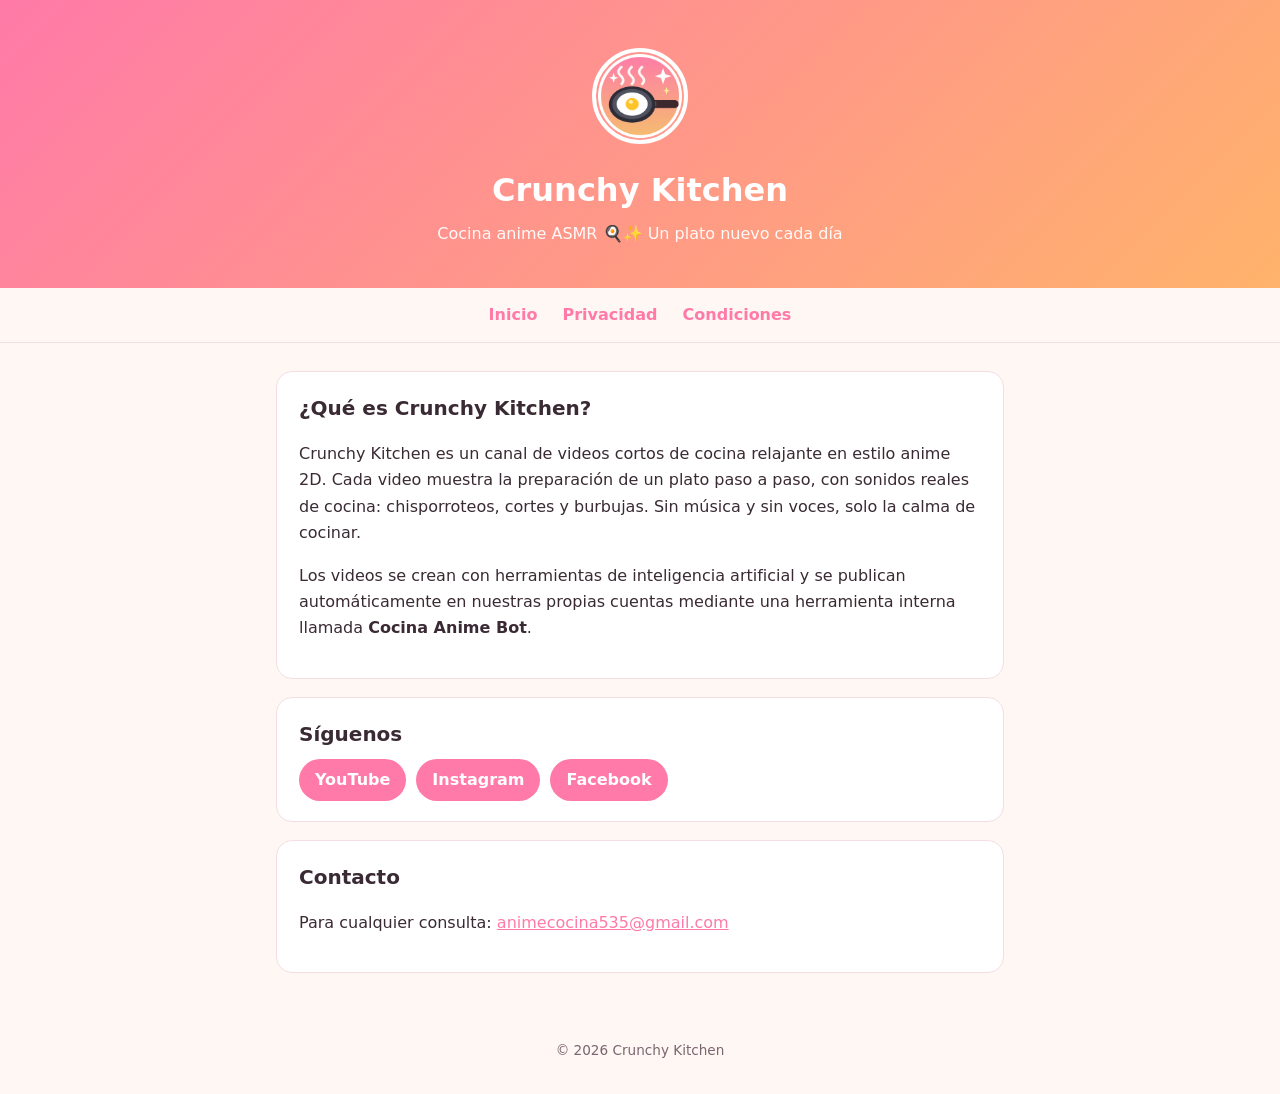
<file: index.html>
<!doctype html>
<html lang="es">
<head>
  <meta charset="utf-8">
  <meta name="viewport" content="width=device-width, initial-scale=1">
  <title>Crunchy Kitchen</title>
  <meta name="description" content="Crunchy Kitchen: videos ASMR de cocina en estilo anime.">
  <link rel="icon" href="icono.png">
  <link rel="stylesheet" href="estilo.css">
</head>
<body>
  <header>
    <img src="icono.png" alt="Logo de Crunchy Kitchen">
    <h1>Crunchy Kitchen</h1>
    <p>Cocina anime ASMR 🍳✨ Un plato nuevo cada día</p>
  </header>
  <nav>
    <a href="index.html">Inicio</a>
    <a href="privacidad.html">Privacidad</a>
    <a href="condiciones.html">Condiciones</a>
  </nav>
  <main>
    <section class="tarjeta">
      <h2>¿Qué es Crunchy Kitchen?</h2>
      <p>Crunchy Kitchen es un canal de videos cortos de cocina relajante en estilo anime 2D.
        Cada video muestra la preparación de un plato paso a paso, con sonidos reales de cocina:
        chisporroteos, cortes y burbujas. Sin música y sin voces, solo la calma de cocinar.</p>
      <p>Los videos se crean con herramientas de inteligencia artificial y se publican
        automáticamente en nuestras propias cuentas mediante una herramienta interna llamada
        <strong>Cocina Anime Bot</strong>.</p>
    </section>
    <section class="tarjeta">
      <h2>Síguenos</h2>
      <div class="redes">
        <a href="https://www.youtube.com/" rel="noopener">YouTube</a>
        <a href="https://www.instagram.com/crun.chykitchen/" rel="noopener">Instagram</a>
        <a href="https://www.facebook.com/" rel="noopener">Facebook</a>
      </div>
    </section>
    <section class="tarjeta">
      <h2>Contacto</h2>
      <p>Para cualquier consulta: <a href="mailto:animecocina535@gmail.com">animecocina535@gmail.com</a></p>
    </section>
  </main>
  <footer>© 2026 Crunchy Kitchen</footer>
</body>
</html>
</file>
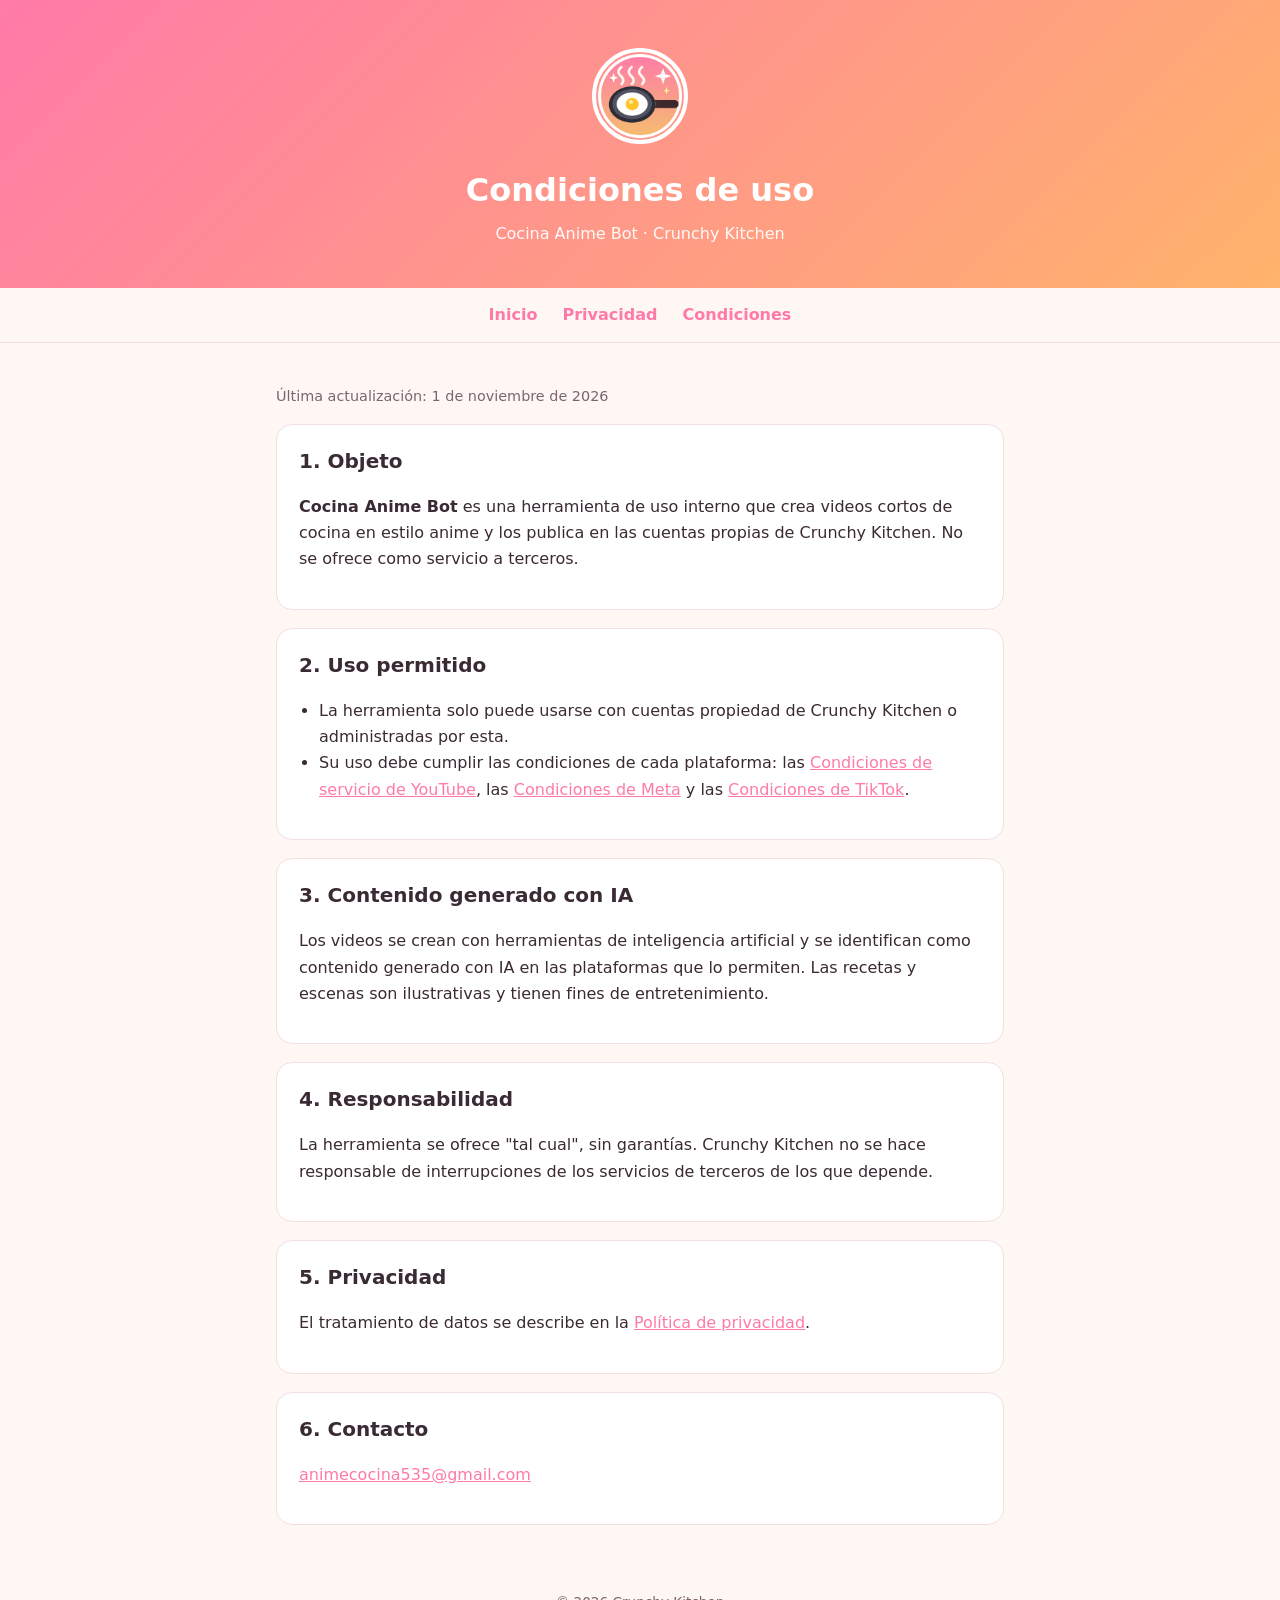
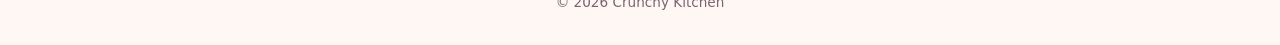
<file: condiciones.html>
<!doctype html>
<html lang="es">
<head>
  <meta charset="utf-8">
  <meta name="viewport" content="width=device-width, initial-scale=1">
  <title>Condiciones de uso</title>
  <link rel="icon" href="icono.png">
  <link rel="stylesheet" href="estilo.css">
</head>
<body>
  <header>
    <img src="icono.png" alt="Logo de Crunchy Kitchen">
    <h1>Condiciones de uso</h1>
    <p>Cocina Anime Bot · Crunchy Kitchen</p>
  </header>
  <nav>
    <a href="index.html">Inicio</a>
    <a href="privacidad.html">Privacidad</a>
    <a href="condiciones.html">Condiciones</a>
  </nav>
  <main>
    <p class="fecha">Última actualización: 1 de noviembre de 2026</p>

    <section class="tarjeta">
      <h2>1. Objeto</h2>
      <p><strong>Cocina Anime Bot</strong> es una herramienta de uso interno que crea videos
        cortos de cocina en estilo anime y los publica en las cuentas propias de Crunchy Kitchen.
        No se ofrece como servicio a terceros.</p>
    </section>

    <section class="tarjeta">
      <h2>2. Uso permitido</h2>
      <ul>
        <li>La herramienta solo puede usarse con cuentas propiedad de Crunchy Kitchen o
          administradas por esta.</li>
        <li>Su uso debe cumplir las condiciones de cada plataforma: las
          <a href="https://www.youtube.com/t/terms" rel="noopener">Condiciones de servicio de YouTube</a>,
          las <a href="https://www.facebook.com/terms" rel="noopener">Condiciones de Meta</a> y las
          <a href="https://www.tiktok.com/legal/terms-of-service" rel="noopener">Condiciones de TikTok</a>.</li>
      </ul>
    </section>

    <section class="tarjeta">
      <h2>3. Contenido generado con IA</h2>
      <p>Los videos se crean con herramientas de inteligencia artificial y se identifican como
        contenido generado con IA en las plataformas que lo permiten. Las recetas y escenas son
        ilustrativas y tienen fines de entretenimiento.</p>
    </section>

    <section class="tarjeta">
      <h2>4. Responsabilidad</h2>
      <p>La herramienta se ofrece "tal cual", sin garantías. Crunchy Kitchen no se hace
        responsable de interrupciones de los servicios de terceros de los que depende.</p>
    </section>

    <section class="tarjeta">
      <h2>5. Privacidad</h2>
      <p>El tratamiento de datos se describe en la <a href="privacidad.html">Política de privacidad</a>.</p>
    </section>

    <section class="tarjeta">
      <h2>6. Contacto</h2>
      <p><a href="mailto:animecocina535@gmail.com">animecocina535@gmail.com</a></p>
    </section>
  </main>
  <footer>© 2026 Crunchy Kitchen</footer>
</body>
</html>
</file>
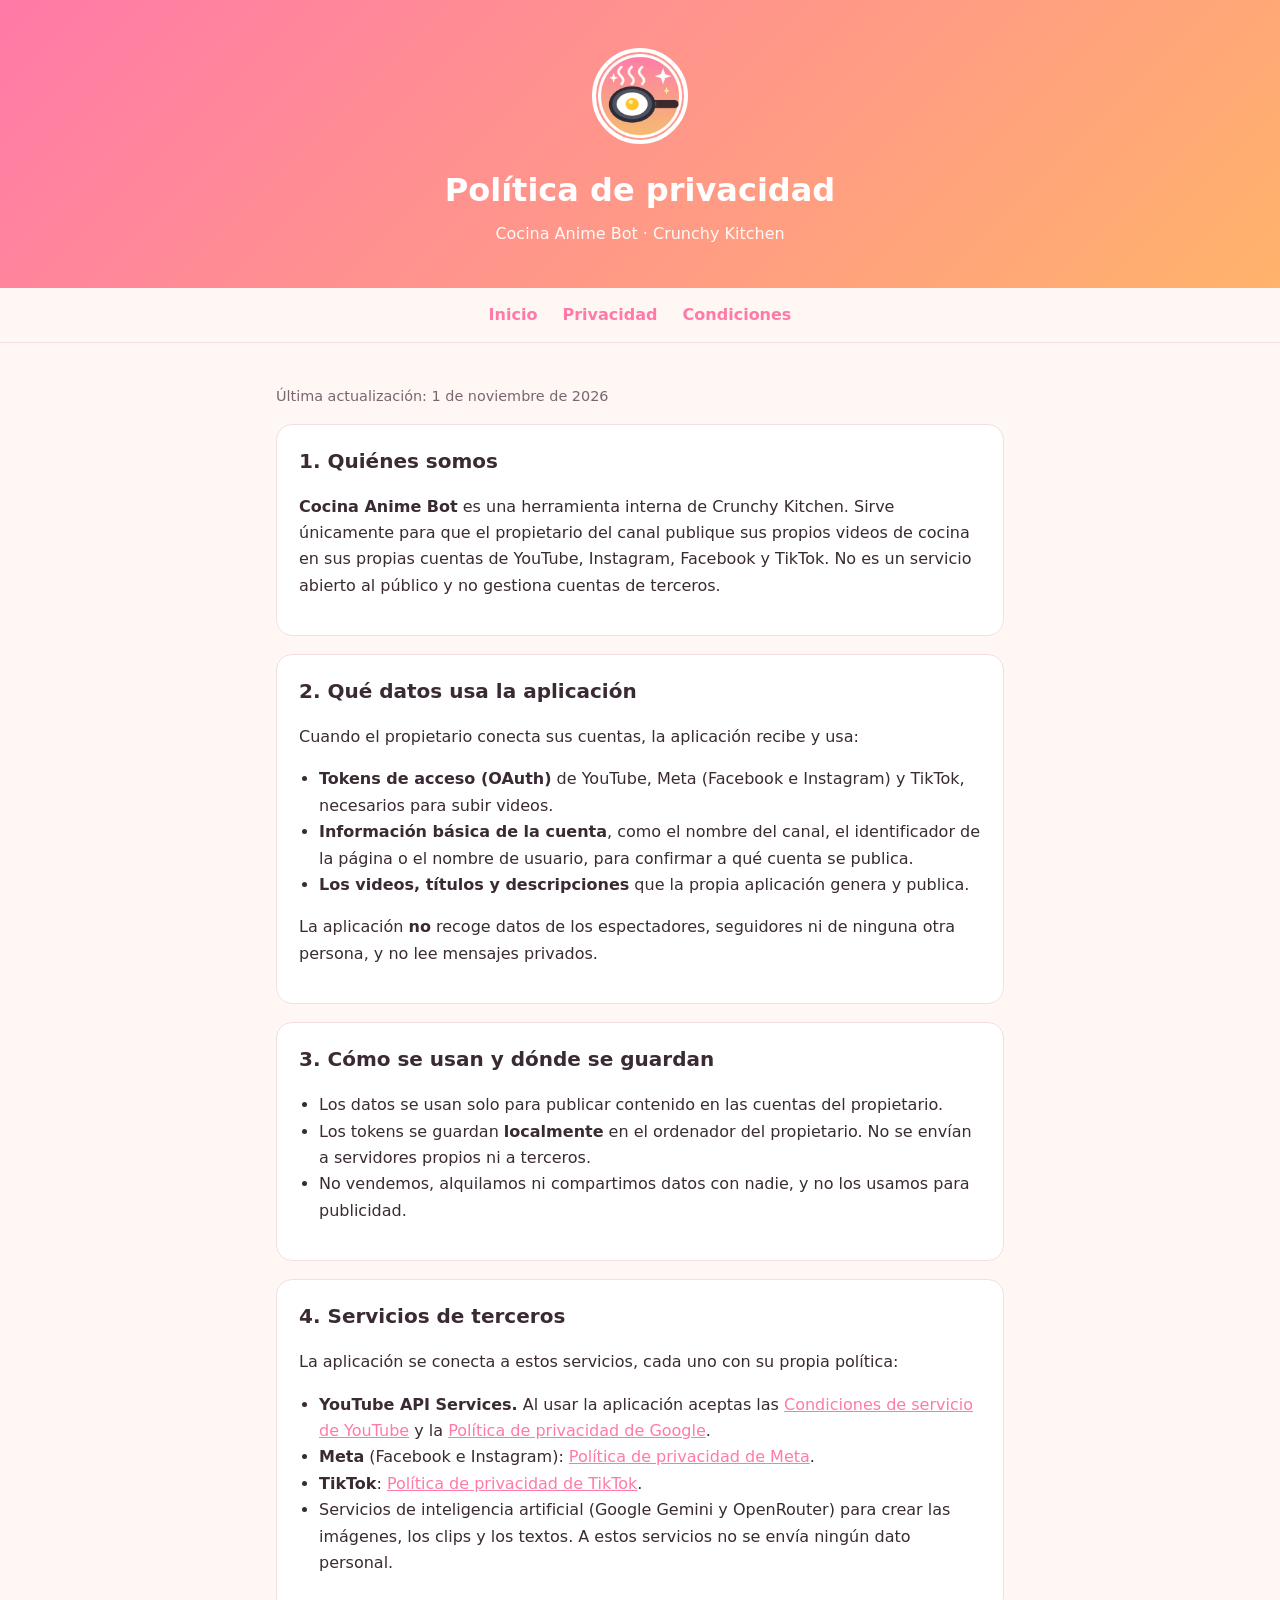
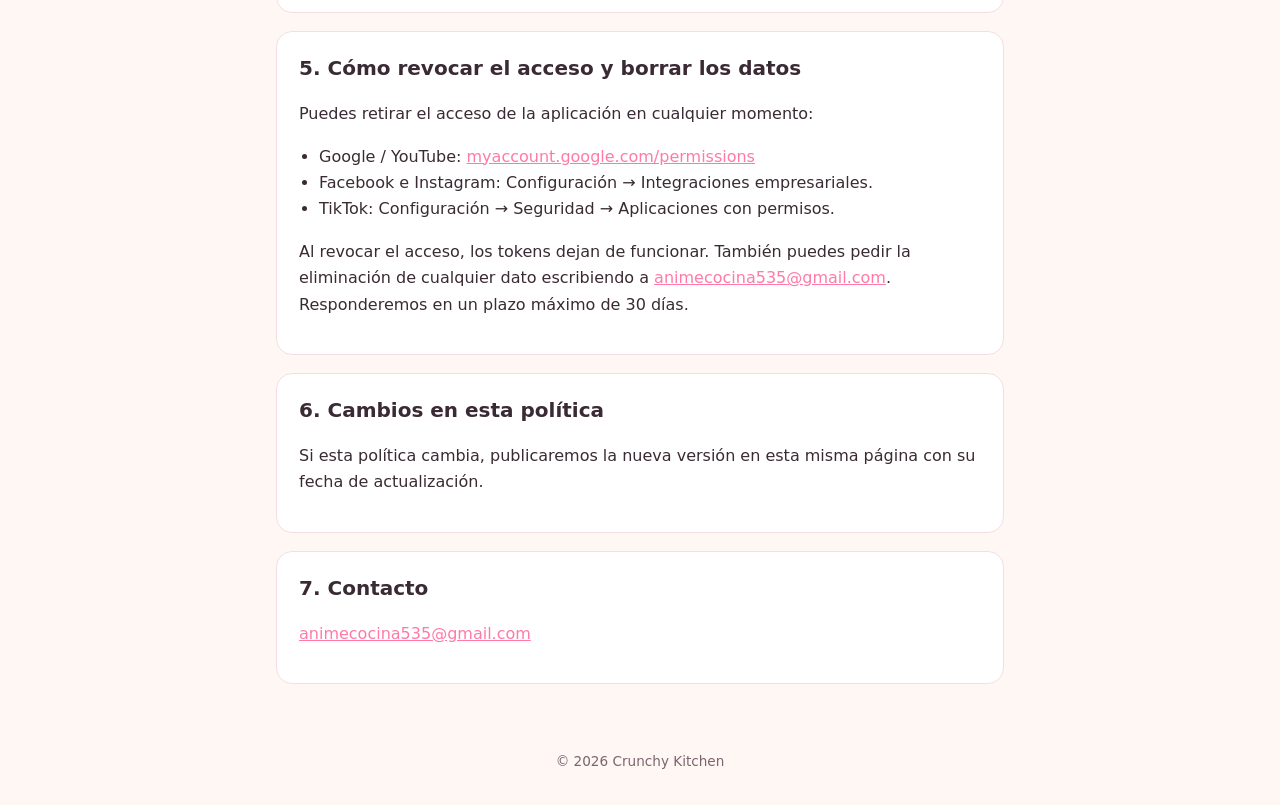
<file: privacidad.html>
<!doctype html>
<html lang="es">
<head>
  <meta charset="utf-8">
  <meta name="viewport" content="width=device-width, initial-scale=1">
  <title>Política de privacidad</title>
  <link rel="icon" href="icono.png">
  <link rel="stylesheet" href="estilo.css">
</head>
<body>
  <header>
    <img src="icono.png" alt="Logo de Crunchy Kitchen">
    <h1>Política de privacidad</h1>
    <p>Cocina Anime Bot · Crunchy Kitchen</p>
  </header>
  <nav>
    <a href="index.html">Inicio</a>
    <a href="privacidad.html">Privacidad</a>
    <a href="condiciones.html">Condiciones</a>
  </nav>
  <main>
    <p class="fecha">Última actualización: 1 de noviembre de 2026</p>

    <section class="tarjeta">
      <h2>1. Quiénes somos</h2>
      <p><strong>Cocina Anime Bot</strong> es una herramienta interna de Crunchy Kitchen. Sirve
        únicamente para que el propietario del canal publique sus propios videos de cocina en sus
        propias cuentas de YouTube, Instagram, Facebook y TikTok. No es un servicio abierto al
        público y no gestiona cuentas de terceros.</p>
    </section>

    <section class="tarjeta">
      <h2>2. Qué datos usa la aplicación</h2>
      <p>Cuando el propietario conecta sus cuentas, la aplicación recibe y usa:</p>
      <ul>
        <li><strong>Tokens de acceso (OAuth)</strong> de YouTube, Meta (Facebook e Instagram) y
          TikTok, necesarios para subir videos.</li>
        <li><strong>Información básica de la cuenta</strong>, como el nombre del canal, el
          identificador de la página o el nombre de usuario, para confirmar a qué cuenta se
          publica.</li>
        <li><strong>Los videos, títulos y descripciones</strong> que la propia aplicación genera
          y publica.</li>
      </ul>
      <p>La aplicación <strong>no</strong> recoge datos de los espectadores, seguidores ni de
        ninguna otra persona, y no lee mensajes privados.</p>
    </section>

    <section class="tarjeta">
      <h2>3. Cómo se usan y dónde se guardan</h2>
      <ul>
        <li>Los datos se usan solo para publicar contenido en las cuentas del propietario.</li>
        <li>Los tokens se guardan <strong>localmente</strong> en el ordenador del propietario.
          No se envían a servidores propios ni a terceros.</li>
        <li>No vendemos, alquilamos ni compartimos datos con nadie, y no los usamos para
          publicidad.</li>
      </ul>
    </section>

    <section class="tarjeta">
      <h2>4. Servicios de terceros</h2>
      <p>La aplicación se conecta a estos servicios, cada uno con su propia política:</p>
      <ul>
        <li><strong>YouTube API Services.</strong> Al usar la aplicación aceptas las
          <a href="https://www.youtube.com/t/terms" rel="noopener">Condiciones de servicio de YouTube</a>
          y la <a href="https://policies.google.com/privacy" rel="noopener">Política de privacidad de Google</a>.</li>
        <li><strong>Meta</strong> (Facebook e Instagram):
          <a href="https://www.facebook.com/privacy/policy/" rel="noopener">Política de privacidad de Meta</a>.</li>
        <li><strong>TikTok</strong>:
          <a href="https://www.tiktok.com/legal/privacy-policy" rel="noopener">Política de privacidad de TikTok</a>.</li>
        <li>Servicios de inteligencia artificial (Google Gemini y OpenRouter) para crear las
          imágenes, los clips y los textos. A estos servicios no se envía ningún dato personal.</li>
      </ul>
    </section>

    <section class="tarjeta">
      <h2>5. Cómo revocar el acceso y borrar los datos</h2>
      <p>Puedes retirar el acceso de la aplicación en cualquier momento:</p>
      <ul>
        <li>Google / YouTube: <a href="https://myaccount.google.com/permissions" rel="noopener">myaccount.google.com/permissions</a></li>
        <li>Facebook e Instagram: Configuración → Integraciones empresariales.</li>
        <li>TikTok: Configuración → Seguridad → Aplicaciones con permisos.</li>
      </ul>
      <p>Al revocar el acceso, los tokens dejan de funcionar. También puedes pedir la eliminación
        de cualquier dato escribiendo a
        <a href="mailto:animecocina535@gmail.com">animecocina535@gmail.com</a>. Responderemos en un
        plazo máximo de 30 días.</p>
    </section>

    <section class="tarjeta">
      <h2>6. Cambios en esta política</h2>
      <p>Si esta política cambia, publicaremos la nueva versión en esta misma página con su fecha
        de actualización.</p>
    </section>

    <section class="tarjeta">
      <h2>7. Contacto</h2>
      <p><a href="mailto:animecocina535@gmail.com">animecocina535@gmail.com</a></p>
    </section>
  </main>
  <footer>© 2026 Crunchy Kitchen</footer>
</body>
</html>
</file>
<file: estilo.css>
:root {
  --fondo: #fff7f3;
  --tarjeta: #ffffff;
  --texto: #3a2a33;
  --suave: #7a6570;
  --acento: #ff7aa8;
  --acento2: #ffb36b;
  --borde: #f3dfe3;
}
@media (prefers-color-scheme: dark) {
  :root {
    --fondo: #1d1519;
    --tarjeta: #2a1f25;
    --texto: #f5e9ee;
    --suave: #c4adb7;
    --borde: #3d2c34;
  }
}
* { box-sizing: border-box; }
body {
  margin: 0;
  background: var(--fondo);
  color: var(--texto);
  font-family: "Nunito", system-ui, -apple-system, "Segoe UI", sans-serif;
  line-height: 1.65;
}
a { color: var(--acento); }
header {
  background: linear-gradient(135deg, var(--acento), var(--acento2));
  color: #fff;
  padding: 48px 16px 40px;
  text-align: center;
}
header img { width: 96px; height: 96px; border-radius: 50%; border: 4px solid #fff; }
header h1 { margin: 12px 0 4px; font-size: 2rem; }
header p { margin: 0; opacity: .95; }
nav { text-align: center; padding: 14px 16px; border-bottom: 1px solid var(--borde); }
nav a { margin: 0 10px; text-decoration: none; font-weight: 700; }
main { max-width: 760px; margin: 0 auto; padding: 28px 16px 48px; }
.tarjeta {
  background: var(--tarjeta);
  border: 1px solid var(--borde);
  border-radius: 16px;
  padding: 20px 22px;
  margin-bottom: 18px;
}
h2 { font-size: 1.25rem; margin: 0 0 8px; }
h3 { font-size: 1.05rem; margin: 18px 0 6px; }
ul { padding-left: 20px; }
.redes { display: flex; flex-wrap: wrap; gap: 10px; }
.redes a {
  background: var(--acento);
  color: #fff;
  padding: 8px 16px;
  border-radius: 999px;
  text-decoration: none;
  font-weight: 700;
}
.fecha { color: var(--suave); font-size: .9rem; }
footer { text-align: center; color: var(--suave); font-size: .85rem; padding: 0 16px 32px; }
</file>
